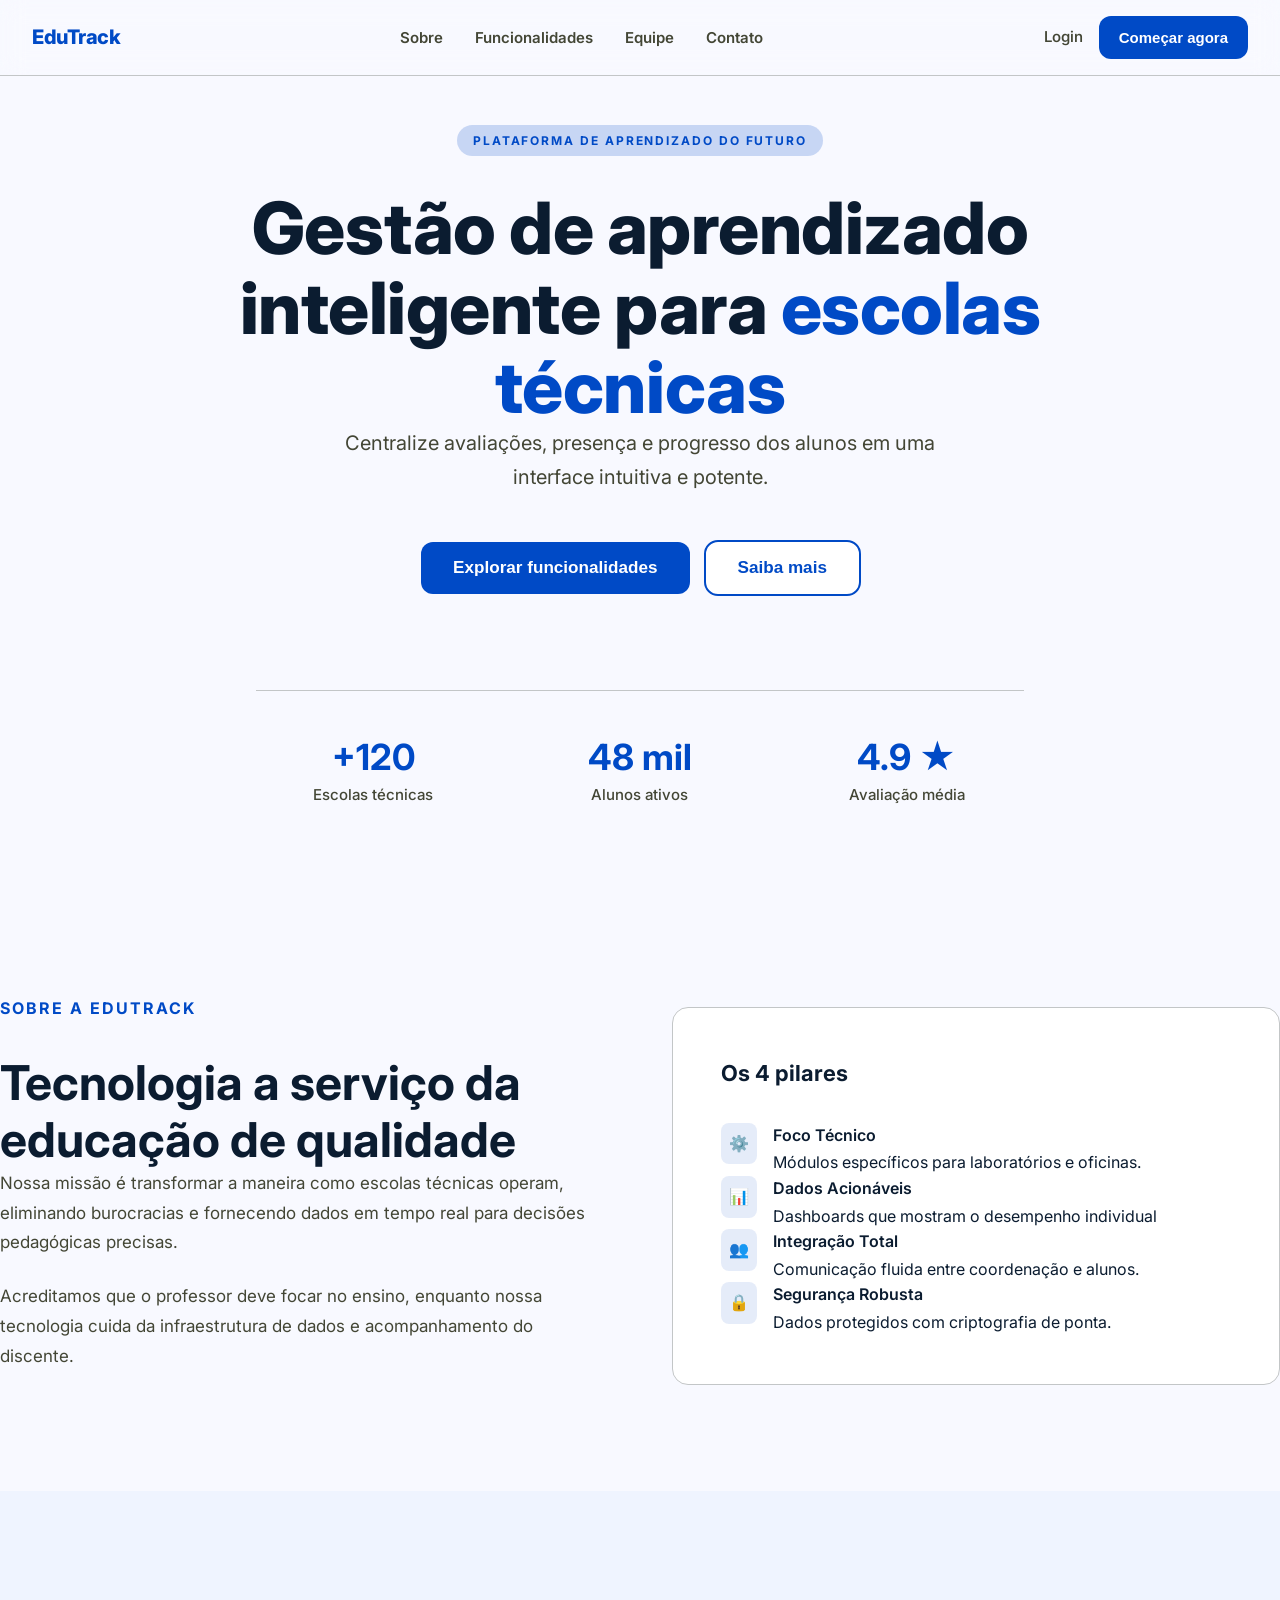
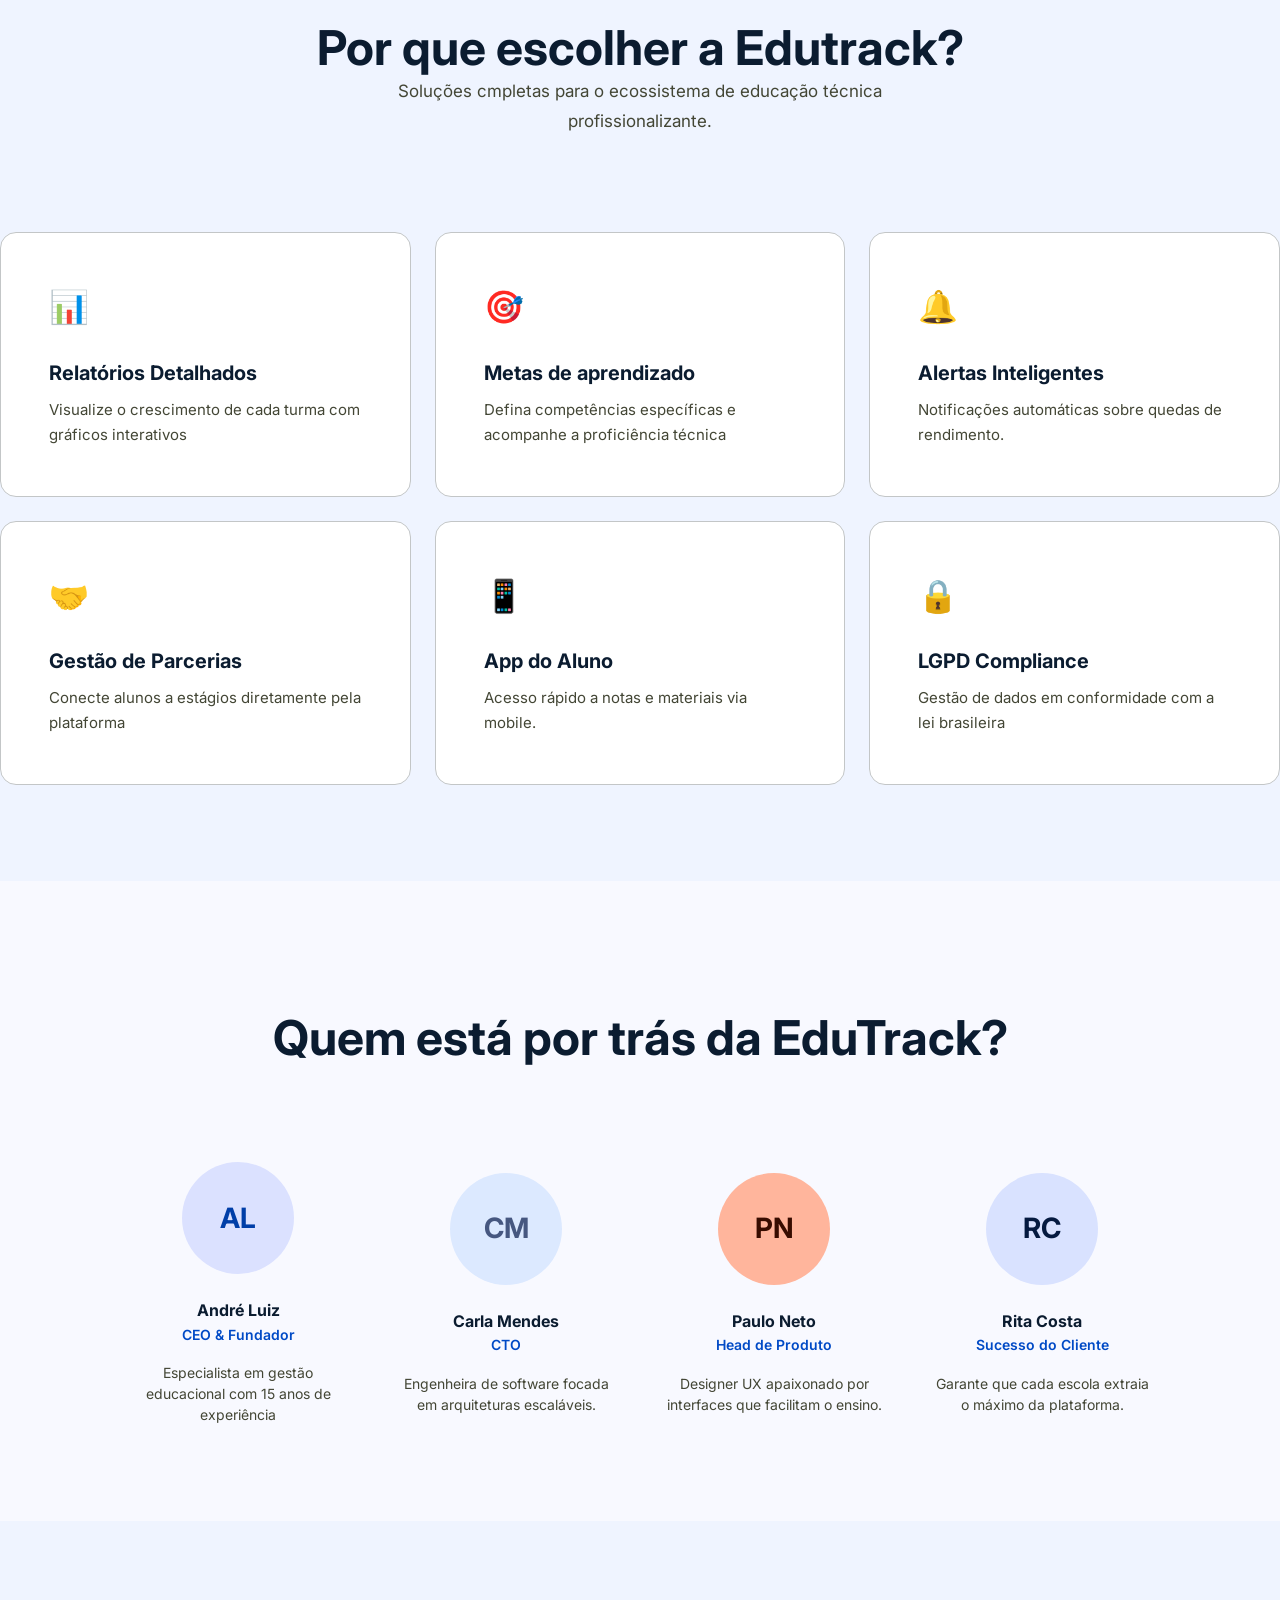
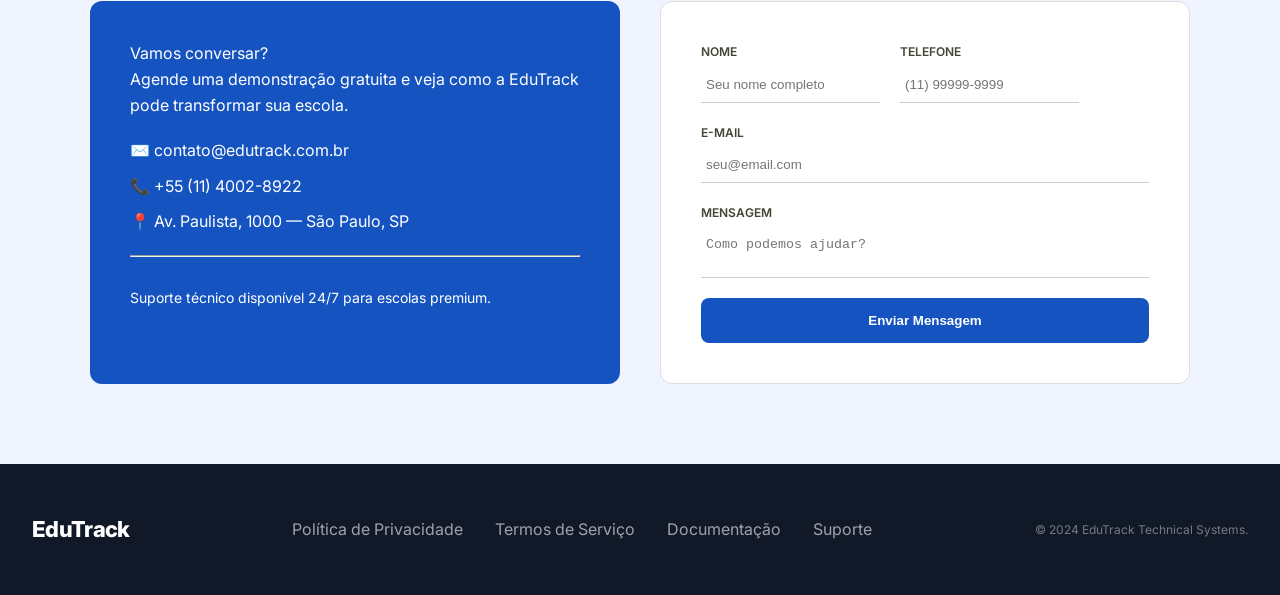
<file: aula04-landingPage/index.html>
<!DOCTYPE html>
<html lang="pt-br">

<head>
    <meta charset="UTF-8">
    <meta name="viewport" content="width=device-width, initial-scale=1.0">
    <link rel="preconnect" href="https://fonts.googleapis.com">
    <link rel="preconnect" href="https://fonts.gstatic.com" crossorigin>
    <link
        href="https://fonts.googleapis.com/css2?family=Inter:ital,opsz,wght@0,14..32,100..900;1,14..32,100..900&display=swap"
        rel="stylesheet">
    <link rel="stylesheet" href="style.css">
    <title>Landing Page EduTrack</title>
</head>

<body>

    <header class="navbar">
        <nav class="navbar-inner">
            <a href="#" class="navbar-logo">EduTrack</a>
            <ul class="navbar-links">
                <li><a href="#sobre">Sobre</a></li>
                <li><a href="#funcionalidades">Funcionalidades</a></li>
                <li><a href="#equipe">Equipe</a></li>
                <li><a href="#contato">Contato</a></li>
            </ul>

            <div class="navbar-botoes">
                <a href="#login" class="navbar-login-link">Login</a>
                <button class="navbar-button">Começar agora</button>
            </div>

        </nav>

    </header>

    <main>

        <section class="hero">
            <span class="hero-label">Plataforma de aprendizado do futuro
            </span>
            <h1 class="hero-titulo">
                Gestão de aprendizado inteligente para <span>escolas técnicas</span>
            </h1>
            <p class="hero-subtitulo">Centralize avaliações, presença e progresso dos alunos em uma interface intuitiva
                e potente.</p>

            <div class="hero-botoes">
                <button class="btn-funcionalidades">Explorar funcionalidades</button>
                <button class="btn-saiba-mais">Saiba mais</button>
            </div>

            <div class="hero-estatisticas">
                <!-- Primeiro item -->
                <div class="hero-estatisticas-item">
                    <span class="dados-numeros">+120</span>
                    <span class="dados-descricao">Escolas técnicas</span>
                </div>
                <!-- Segundo item -->
                <div class="hero-estatisticas-item">
                    <span class="dados-numeros">48 mil</span>
                    <span class="dados-descricao">Alunos ativos</span>
                </div>
                <!-- Terceiro item -->
                <div class="hero-estatisticas-item">
                    <span class="dados-numeros">4.9 ★</span>
                    <span class="dados-descricao">Avaliação média</span>
                </div>
            </div>

        </section>

        <section class="sobre">
            <div class="container">
                <div class="sobre-texto">
                    <!-- Início Primeira Coluna -->
                    <span>Sobre a EduTrack
                    </span>
                    <h2 class="sobre-titulo">Tecnologia a serviço da educação de qualidade</h2>
                    <p class="sobre-paragrafo">Nossa missão é transformar a maneira como escolas técnicas operam,
                        eliminando burocracias e fornecendo dados em tempo real para decisões pedagógicas precisas.</p>
                    <p class="sobre-paragrafo">Acreditamos que o professor deve focar no ensino, enquanto nossa
                        tecnologia cuida da infraestrutura de dados e acompanhamento do discente.</p>

                </div> <!--  Final Primeira Coluna -->
                <!-- Início segunda coluna -> Coluna dos pilares -->
                <div class="sobre-pilares">
                    <h3 class="sobre-pilares-titulo">
                        Os 4 pilares
                    </h3>
                    <ul class="pilar-lista">
                        <li class="pilar">
                            <div class="pilar-icone">⚙️</div>
                            <div>
                                <strong class="pilar-titulo">Foco Técnico</strong>
                                <span class="pilar-descricao">Módulos específicos para laboratórios e oficinas.</span>
                            </div>
                        </li>

                        <li class="pilar">
                            <div class="pilar-icone">📊</div>
                            <div>
                                <strong class="pilar-titulo">Dados Acionáveis</strong>
                                <span class="pilar-descricao">Dashboards que mostram o desempenho individual</span>
                            </div>
                        </li>

                        <li class="pilar">
                            <div class="pilar-icone">👥</div>
                            <div>
                                <strong class="pilar-titulo">
                                    Integração Total</strong>
                                <span class="pilar-descricao">Comunicação fluida entre coordenação e alunos.</span>
                            </div>
                        </li>

                        <li class="pilar">
                            <div class="pilar-icone">🔒</div>
                            <div>
                                <strong class="pilar-titulo">Segurança Robusta</strong>
                                <span class="pilar-descricao">Dados protegidos com criptografia de ponta.</span>
                            </div>
                        </li>
                    </ul>
                </div>
            </div>
        </section>

        <section class="solucoes">
            <div class="container">
                <header class="solucoes-header">
                    <h2>Por que escolher a Edutrack?</h2>
                    <p class="solucoes-descricao">Soluções cmpletas para o ecossistema de educação técnica
                        profissionalizante.</p>
                </header>

                <div class="cards-grid">


                    <div class="card">
                        <div class="card-icone">📊</div>
                        <div class="card-titulo">Relatórios Detalhados</div>
                        <p class="card-descricao">Visualize o crescimento de cada turma com gráficos interativos</p>
                    </div>



                    <div class="card">
                        <div class="card-icone">🎯</div>
                        <div class="card-titulo">Metas de aprendizado</div>
                        <p class="card-descricao">Defina competências específicas e acompanhe a proficiência técnica</p>
                    </div>


                    <div class="card">
                        <div class="card-icone">🔔</div>
                        <div class="card-titulo">Alertas Inteligentes</div>
                        <p class="card-descricao">Notificações automáticas sobre quedas de rendimento.</p>
                    </div>


                    <div class="card">
                        <div class="card-icone">🤝</div>
                        <div class="card-titulo">Gestão de Parcerias</div>
                        <p class="card-descricao">Conecte alunos a estágios diretamente pela plataforma</p>
                    </div>


                    <div class="card">
                        <div class="card-icone">📱</div>
                        <div class="card-titulo">App do Aluno</div>
                        <p class="card-descricao">Acesso rápido a notas e materiais via mobile.</p>
                    </div>

                    <div class="card">
                        <div class="card-icone">🔒</div>
                        <div class="card-titulo">LGPD Compliance</div>
                        <p class="card-descricao">Gestão de dados em conformidade com a lei brasileira</p>
                    </div>


                </div>

            </div>
        </section>

        <section class="equipe">

            <div class="container-equipe">
                <h2>Quem está por trás da EduTrack?</h2>

                <div class="dados-equipe">

                    <div class="membro-equipe">

                        <div class="avatar" style="background-color: #dbe1ff; color: #003ea8;">AL</div>
                        <h4>André Luiz</h4>
                        <span class="membro-cargo">CEO & Fundador</span>
                        <p class="membro-descricao">Especialista em gestão educacional com 15 anos de experiência</p>


                    </div>
                    <div class="membro-equipe">

                        <div class="avatar" style="background-color: #dce9ff; color: #465780;">CM</div>
                        <h4>Carla Mendes</h4>
                        <span class="membro-cargo">CTO</span>
                        <p class="membro-descricao">Engenheira de software focada em arquiteturas escaláveis.</p>
                    </div>


                    <div class="membro-equipe">

                        <div class="avatar" style="background-color: #ffb59c;color:#380c00 ;">PN</div>
                        <h4>Paulo Neto</h4>
                        <span class="membro-cargo">Head de Produto</span>
                        <p class="membro-descricao">Designer UX apaixonado por interfaces que facilitam o ensino.</p>
                    </div>


                    <div class="membro-equipe">

                        <div class="avatar" style="background-color: #d9e2ff;color: #051a40">RC</div>
                        <h4>Rita Costa</h4>
                        <span class="membro-cargo">Sucesso do Cliente</span>
                        <p class="membro-descricao">Garante que cada escola extraia o máximo da plataforma.</p>
                    </div>


                </div>

            </div>

        </section>

        <section class="contato" id="contato">
            <div class="contato__container">

                <!-- LADO ESQUERDO (INFO) -->
                <div class="contato__info">
                    <h2">Vamos conversar?</h2>

                        <p>
                            Agende uma demonstração gratuita e veja como a EduTrack
                            pode transformar sua escola.
                        </p>

                        <ul class="contato__lista">
                            <li>✉️ contato@edutrack.com.br</li>
                            <li>📞 +55 (11) 4002-8922</li>
                            <li>📍 Av. Paulista, 1000 — São Paulo, SP</li>
                        </ul>

                        <hr>

                        <p class="contato__rodape">
                            Suporte técnico disponível 24/7 para escolas premium.
                        </p>
                </div>

                <!-- LADO DIREITO (FORMULÁRIO) -->
                <div class="contato__form">
                    <form>

                        <div class="form__linha">
                            <div class="form__campo">
                                <label for="nome">Nome</label>
                                <input type="text" id="nome" placeholder="Seu nome completo" required>
                            </div>

                            <div class="form__campo">
                                <label for="telefone">Telefone</label>
                                <input type="tel" id="telefone" placeholder="(11) 99999-9999" required>
                            </div>
                        </div>

                        <div class="form__campo">
                            <label for="email">E-mail</label>
                            <input type="email" id="email" placeholder="seu@email.com" required>
                        </div>

                        <div class="form__campo">
                            <label for="mensagem">Mensagem</label>
                            <textarea id="mensagem" placeholder="Como podemos ajudar?" required></textarea>
                        </div>

                        <button type="submit" class="btn-enviar">
                            Enviar Mensagem
                        </button>

                    </form>
                </div>

            </div>
        </section>
    </main>

    <footer class="footer">
        <div class="footer-inner">
            <span class="logo-footer">EduTrack</span>
            <nav class="nav-footer">
                <a href="#">Política de Privacidade</a>
                <a href="#">Termos de Serviço</a>
                <a href="#">Documentação</a>
                <a href="#">Suporte</a>
            </nav>
            <span class="footer-copy">© 2024 EduTrack Technical Systems.</span>
        </div>
    </footer>

</body>

</html>
</file>
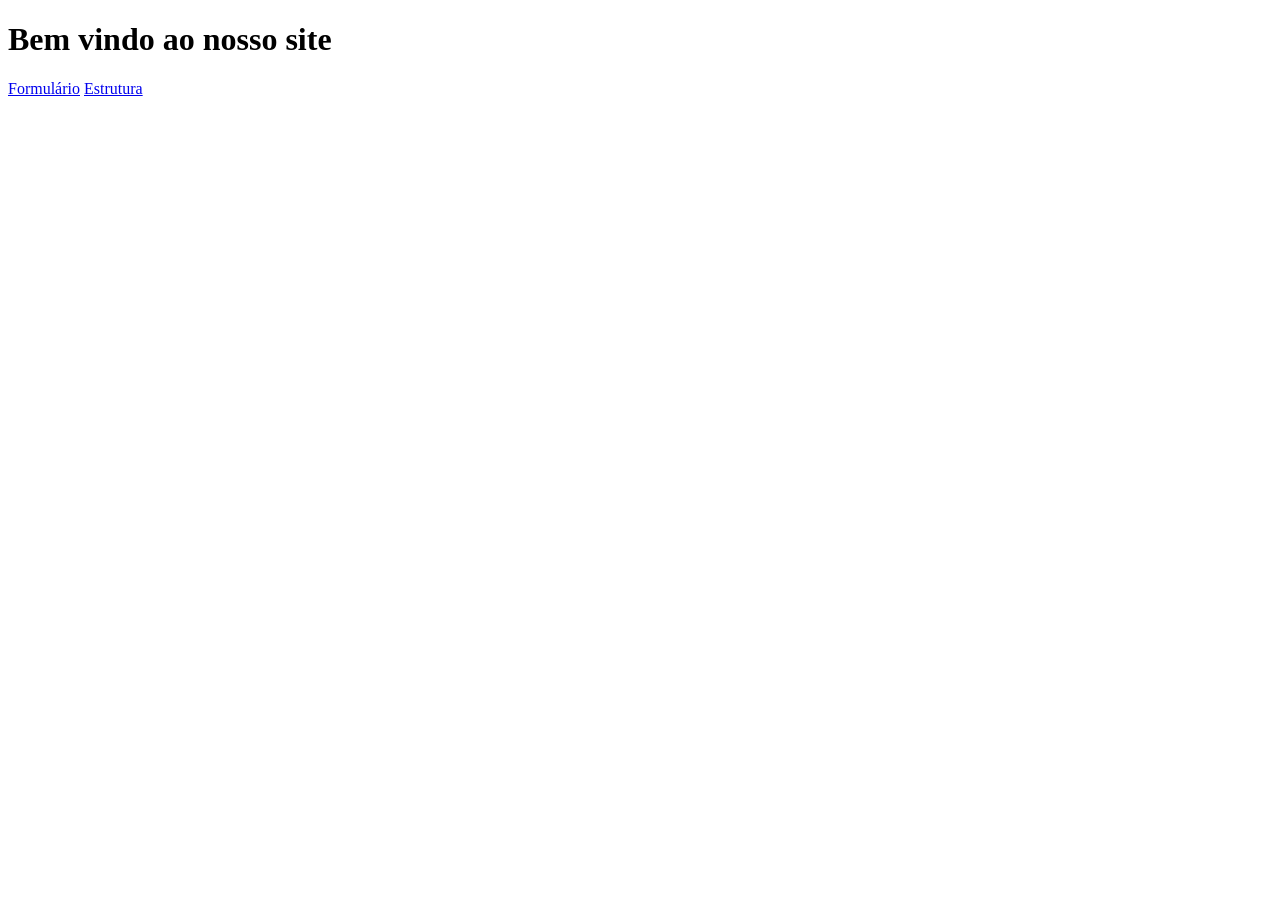
<file: HTML- aula1/index.html>
<!DOCTYPE html>
<html lang="pt-br">

<head>
    <meta charset="UTF-8">
    <meta name="viewport" content="width=device-width, initial-scale=1.0">
    <title>Document</title>
</head>

<body>

    <h1>Bem vindo ao nosso site</h1>
    <a href="./form.html">Formulário</a>
    <a href="./estrutura.html">Estrutura</a>

</body>

</html>
</file>
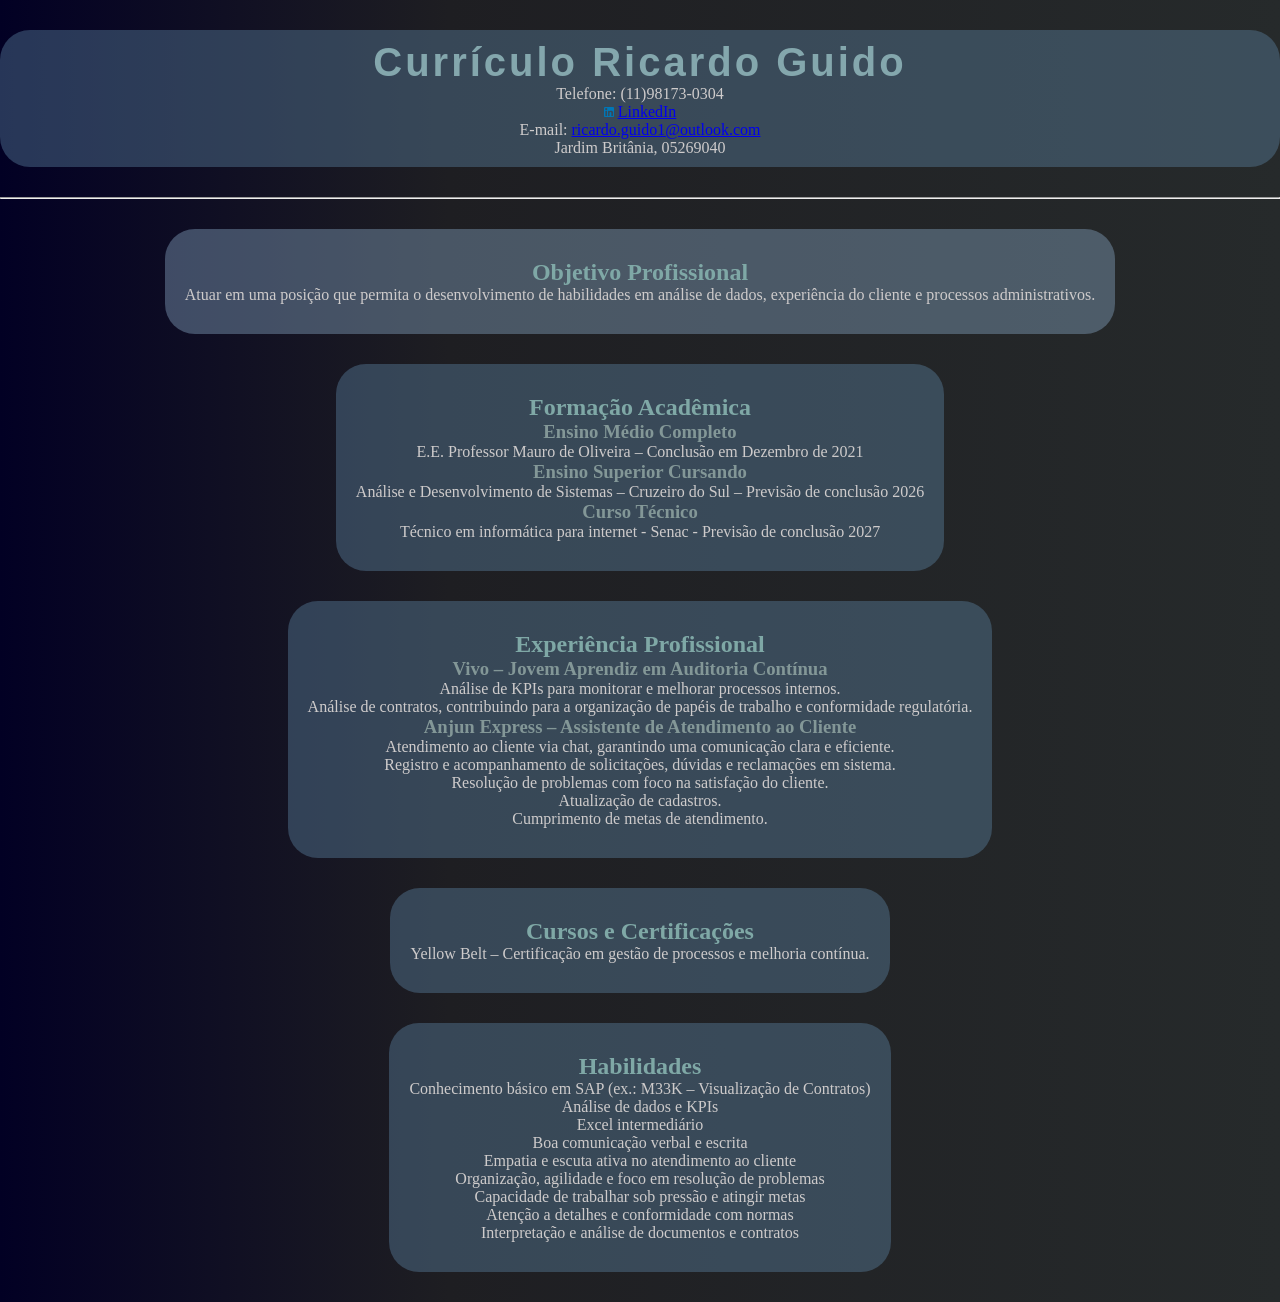
<file: curriculo.html>
<!DOCTYPE html>
<html lang="pt-br">

<head>
    <meta charset="UTF-8">
    <meta name="viewport" content="width=device-width, initial-scale=1.0">
    <title>Currículo</title>
    <link rel="icon" href="Imagem/letraRR.png">

    <!-- padding: 150px 80px 150px 80px; = forma extensa referente ao padding, esquerda, topo, direita, baixo da página  ou apenas dois valores, sendo*/
            /* padding-left: 200px;
            padding-right: 200px;
            padding-bottom: 200px;
            padding-top: 200px;
            
            mexe na localização dos elementos da página 
            
            margin de fora para dentro serve para espaçamentos também
            
            width fit content se adapta ao tamanho do conteúdo
            
            para card (arredondar bordas) border-radius e mexe com o px -->
    <style>
        /* "Reset universal: Recomendado para todos os projetos"*/
        * {
            margin: 0;
            padding: 0;
            box-sizing: border-box;
        }

        body {
            background: #020024;
            background: linear-gradient(90deg, rgba(2, 0, 36, 1) 0%, rgb(30, 30, 34) 35%, rgb(38, 42, 43) 100%);
            ;
            color: rgb(206, 203, 203);
            display: flexbox;
            text-align: center;
            margin: auto;

        }

        h1 {
            color: rgb(132, 167, 173);
            font-size: 40px;
            font-family: Impact, Haettenschweiler, 'Arial Narrow Bold', sans-serif;
            letter-spacing: 3px;
            font-weight: 700;
            text-transform: capitalize;
        }

        h3 {
            color: rgb(131, 151, 151);

        }

        h2 {
            color: rgb(127, 168, 166);
        }

        ul {
            list-style: none;
        }

        .objetivo {
            background-color: rgba(134, 164, 194, 0.418);
            border-radius: 30px 30px;
            width: fit-content;
            padding: 30px 20px;
            display: flexbox;
            text-align: center;
            margin: 30px auto;
        }

        .formacao {
            background-color: rgba(92, 128, 161, 0.418);
            border-radius: 30px 30px;
            width: fit-content;
            padding: 30px 20px;
            display: flexbox;
            text-align: center;
            margin: 30px auto;
        }

        .prof {
            background-color: rgba(92, 128, 161, 0.418);
            border-radius: 30px 30px;
            width: fit-content;
            padding: 30px 20px;
            display: flexbox;
            text-align: center;
            margin: 30px auto;
        }

        .curso {
            background-color: rgba(92, 128, 161, 0.418);
            border-radius: 30px 30px;
            width: fit-content;
            padding: 30px 20px;
            display: flexbox;
            text-align: center;
            margin: 30px auto;
        }

        .cabeca {
            background-color: rgba(92, 128, 161, 0.418);
            border-radius: 30px 30px;
            padding: 10px 20px;
            margin: 30px;
            display: flexbox;
            text-align: center;
            margin: 30px auto;
        }

        .habilidade {
            background-color: rgba(92, 128, 161, 0.418);
            border-radius: 30px 30px;
            width: fit-content;
            padding: 30px 20px;
            display: flexbox;
            text-align: center;
            margin: 30px auto;
        }
    </style>
</head>

<body>

    <header class="cabeca">
        <h1>Currículo Ricardo Guido</h1>
        <p>Telefone: (11)98173-0304</p>
        <img src="Imagem/linkedinnn.png" width="10" alt="imagem">
        <a href="https://www.linkedin.com/in/ricardo-guido-do-nascimento-8b91b1277/">LinkedIn</a>
        <br>
        <p>E-mail: <a href="ricardo.guido1@outlook.com">ricardo.guido1@outlook.com</a></p>
        <p>Jardim Britânia, 05269040</p>
    </header>
    <hr>

    <main>


        </section>

        <section class="objetivo">
            <h2>Objetivo Profissional</h2>
            <p>
                Atuar em uma posição que permita o desenvolvimento de habilidades em análise de dados,
                experiência do cliente e processos administrativos.
            </p>
        </section>

        <section class="formacao">
            <h2>Formação Acadêmica</h2>

            <h3>Ensino Médio Completo</h3>
            <p>E.E. Professor Mauro de Oliveira – Conclusão em Dezembro de 2021</p>

            <h3>Ensino Superior Cursando</h3>
            <p>Análise e Desenvolvimento de Sistemas – Cruzeiro do Sul – Previsão de conclusão 2026</p>

            <h3>Curso Técnico</h3>
            <p>Técnico em informática para internet - Senac - Previsão de conclusão 2027</p>
        </section>

        <section class="prof">
            <h2>Experiência Profissional</h2>

            <article>
                <h3>Vivo – Jovem Aprendiz em Auditoria Contínua</h3>
                <ul>
                    <li>Análise de KPIs para monitorar e melhorar processos internos.</li>
                    <li>Análise de contratos, contribuindo para a organização de papéis de trabalho e conformidade
                        regulatória.</li>
                </ul>
            </article>

            <article>
                <h3>Anjun Express – Assistente de Atendimento ao Cliente</h3>
                <ul>
                    <li>Atendimento ao cliente via chat, garantindo uma comunicação clara e eficiente.</li>
                    <li>Registro e acompanhamento de solicitações, dúvidas e reclamações em sistema.</li>
                    <li>Resolução de problemas com foco na satisfação do cliente.</li>
                    <li>Atualização de cadastros.</li>
                    <li>Cumprimento de metas de atendimento.</li>
                </ul>
            </article>

        </section>

        <section class="curso">
            <h2>Cursos e Certificações</h2>
            <ul>
                <li>Yellow Belt – Certificação em gestão de processos e melhoria contínua.</li>
            </ul>
        </section>

        <section class="habilidade">
            <h2>Habilidades</h2>
            <ul>
                <li>Conhecimento básico em SAP (ex.: M33K – Visualização de Contratos)</li>
                <li>Análise de dados e KPIs</li>
                <li>Excel intermediário</li>
                <li>Boa comunicação verbal e escrita</li>
                <li>Empatia e escuta ativa no atendimento ao cliente</li>
                <li>Organização, agilidade e foco em resolução de problemas</li>
                <li>Capacidade de trabalhar sob pressão e atingir metas</li>
                <li>Atenção a detalhes e conformidade com normas</li>
                <li>Interpretação e análise de documentos e contratos</li>
            </ul>
        </section>

    </main>

</body>

</html>
</file>
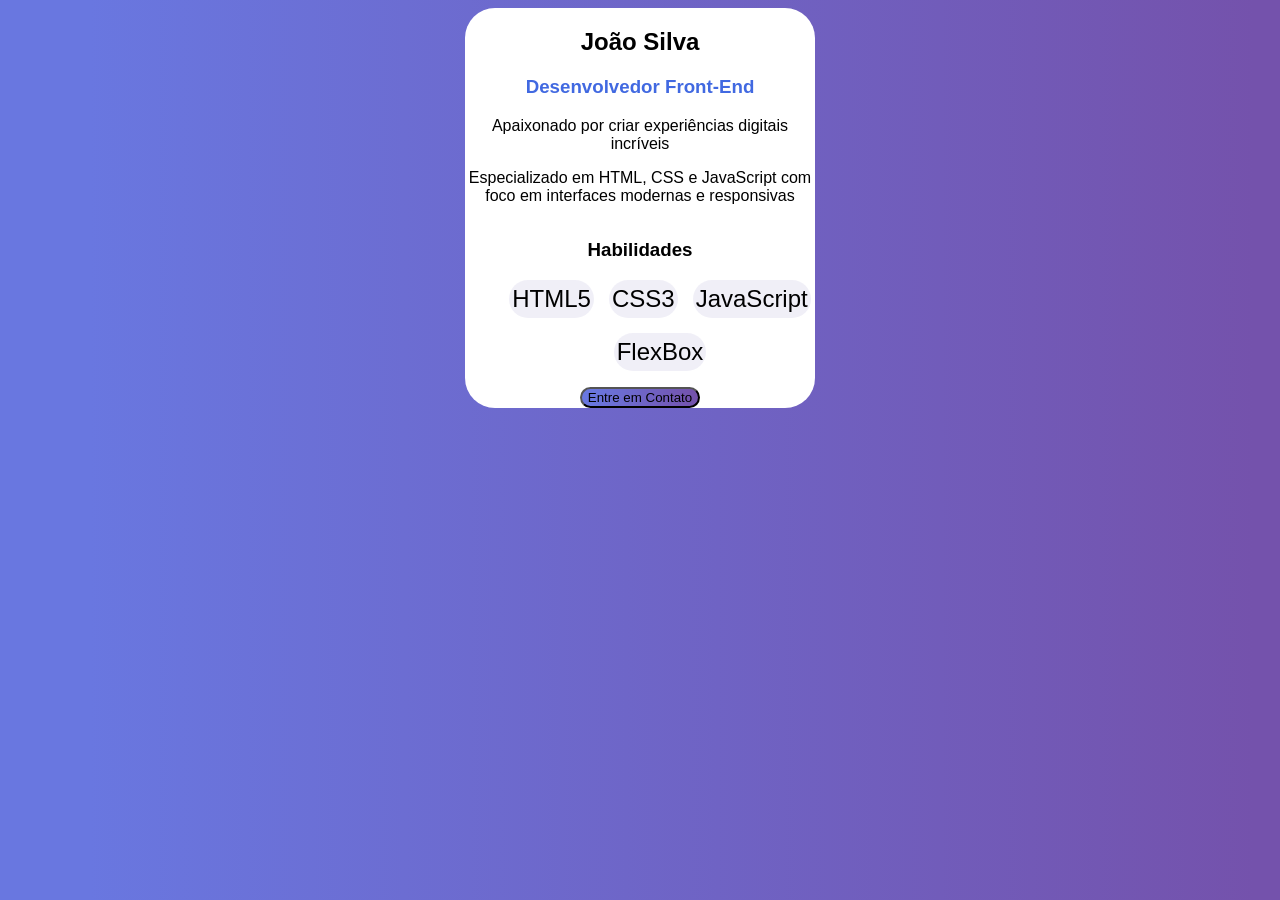
<file: aula03/atividadecard.html>
<!DOCTYPE html>
<html lang="pt-br">

<head>
    <meta charset="UTF-8">
    <meta name="viewport" content="width=device-width, initial-scale=1.0">
    <title>card</title>
    <style>
        body {
            background: #6977E0;
            background: linear-gradient(90deg, rgba(105, 119, 224, 1) 7%, rgba(116, 82, 172, 1) 98%);

        }

        .card {
            background-color: rgb(255, 255, 255);
            margin: auto;
            display: grid;
            justify-content: center;
            align-items: center;
            text-align: center;
            box-sizing: content-box;
            width: 350px;
            box-shadow: inset;

            border-radius: 30px;
            font-family: Arial, Helvetica, sans-serif;

        }

        .linguagem {

            display: flex;
            flex-wrap: wrap;
            justify-content: center;
            gap: 15px;
        }

        li {
            list-style: none;
            font-size: 1.5rem;
            border-radius: 60px;
            background-color: #6553a618;
            padding: 5px 3px;

        }

        .contato {
            background: #6977E0;
            background: linear-gradient(90deg, rgba(105, 119, 224, 1) 7%, rgba(116, 82, 172, 1) 98%);
            border-radius: 100px 100px;
            width: fit-content;
            margin: auto;

            text-align: center;
            justify-content: center;



        }

        .desenvolvedor {
            color: royalblue;
        }
    </style>
</head>

<body>



    <section class="card">
        <div>
            <h1>João Silva</h1>
            <h3 class="desenvolvedor">Desenvolvedor Front-End</h3>
            <p>Apaixonado por criar experiências digitais incríveis</p>
            <p>
                Especializado em HTML, CSS e JavaScript com foco em interfaces modernas e responsivas
            </p>
        </div>

        <div>
            <h3 id="hab">Habilidades</h3>
            <ul class=" linguagem">
                <li>HTML5</li>
                <li>CSS3</li>
                <li> JavaScript</li>
                <li>FlexBox</li>
            </ul>
        </div>

        <div>
            <button class="contato">Entre em Contato</button>
        </div>
    </section>
</body>

</html>
</file>
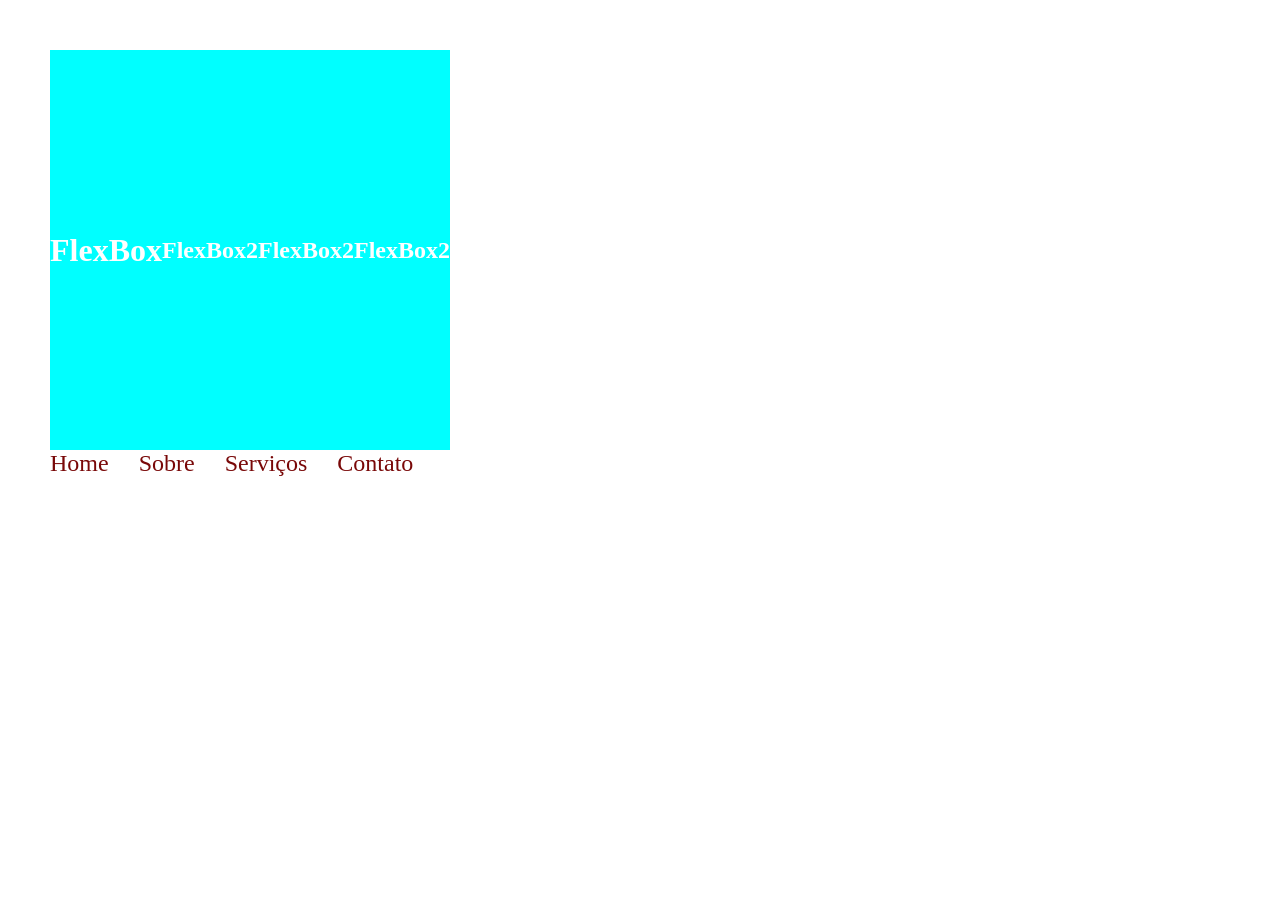
<file: aula03/flexbox.html>
<!DOCTYPE html>
<html lang="pt-br">

<head>
    <meta charset="UTF-8">
    <meta name="viewport" content="width=device-width, initial-scale=1.0">
    <title>Flex Box</title>

    <style>
        * {
            margin: 0;
            padding: 0;
            box-sizing: border-box;
        }

        body {
            padding: 50px 50px;

        }

        /* class: . + nome da classe*/

        .box1 {
            background-color: aqua;
            width: 400px;
            height: 400px;
            display: flex;
            justify-content: space-evenly;
            align-items: center;
            /* flex um do lado do outro e colum um embaixo do outro*/
            flex-direction: flex;
        }

        /* para id é #*/

        #titulo-principal {
            color: #FFFFFF
        }

        ul {
            display: flex;
            gap: 30px;
        }

        ul li {
            list-style: none;
            font-size: 1.5rem;
        }

        a {
            color: rgb(121, 8, 8);
            font-family: fantasy;
            text-decoration: none;
        }

        /* :hover - Seletor para quando o mouse estiver sobre o elemento */
        a:hover {
            color: fuchsia;
            text-decoration: underline;
            font-weight: 700;

        }
    </style>
</head>

<body>

    <div class="box1">
        <h1 id="titulo-principal">FlexBox</h1>
        <h2 id="titulo-principal">FlexBox2</h2>
        <h2 id="titulo-principal">FlexBox2</h2>
        <h2 id="titulo-principal">FlexBox2</h2>
        <h2 id="titulo-principal">FlexBox2</h2>
    </div>
    <nav>
        <ul>
            <li> <a href="#">Home</a></li>
            <li><a href="#">Sobre</a></li>
            <li><a href="#">Serviços</a></li>
            <li><a href="#">Contato</a></li>
        </ul>
    </nav>

</body>

</html>
</file>
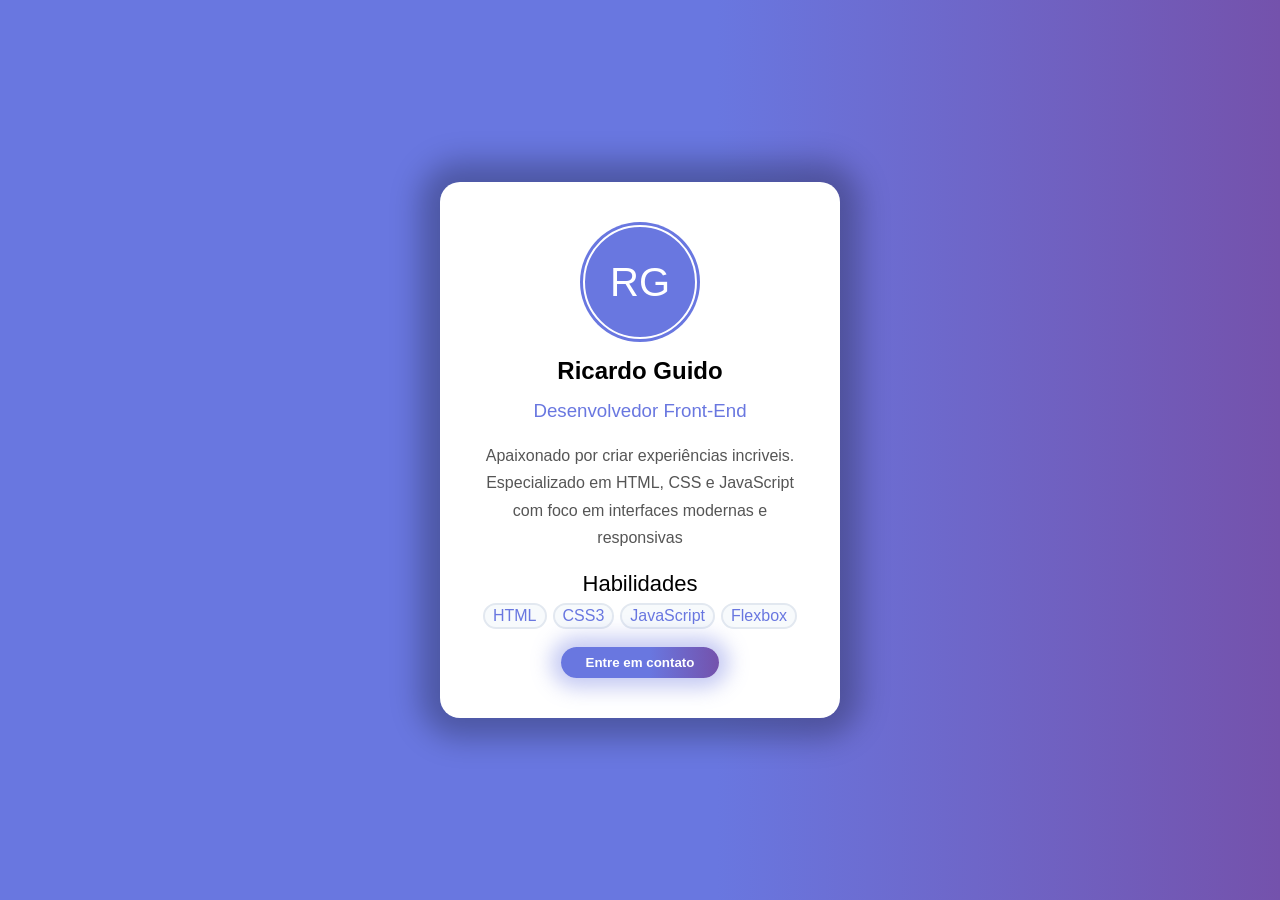
<file: aula03/flexcardreal.html>
<!DOCTYPE html>
<html lang="pt-br">

<head>
    <meta charset="UTF-8">
    <meta name="viewport" content="width=device-width, initial-scale=1.0">
    <title>Document</title>
    <link rel="stylesheet" href="./style/style.css">
</head>

<body>
    <main>
        <header>
            <span class="perfil">
                <h1>RG</h1>
            </span>
            <h2>Ricardo Guido</h2>
            <h3>Desenvolvedor Front-End</h3>
        </header>
        <article>
            <p>Apaixonado por criar experiências incriveis. Especializado em HTML, CSS e JavaScript com foco em
                interfaces
                modernas e responsivas</p>
        </article>
        <article>
            <h4>Habilidades</h4>
            <ul>
                <li>HTML</li>
                <li>CSS3</li>
                <li>JavaScript</li>
                <li>Flexbox</li>
            </ul>
        </article>

        <button>Entre em contato</button>

    </main>

</body>

</html>
</file>
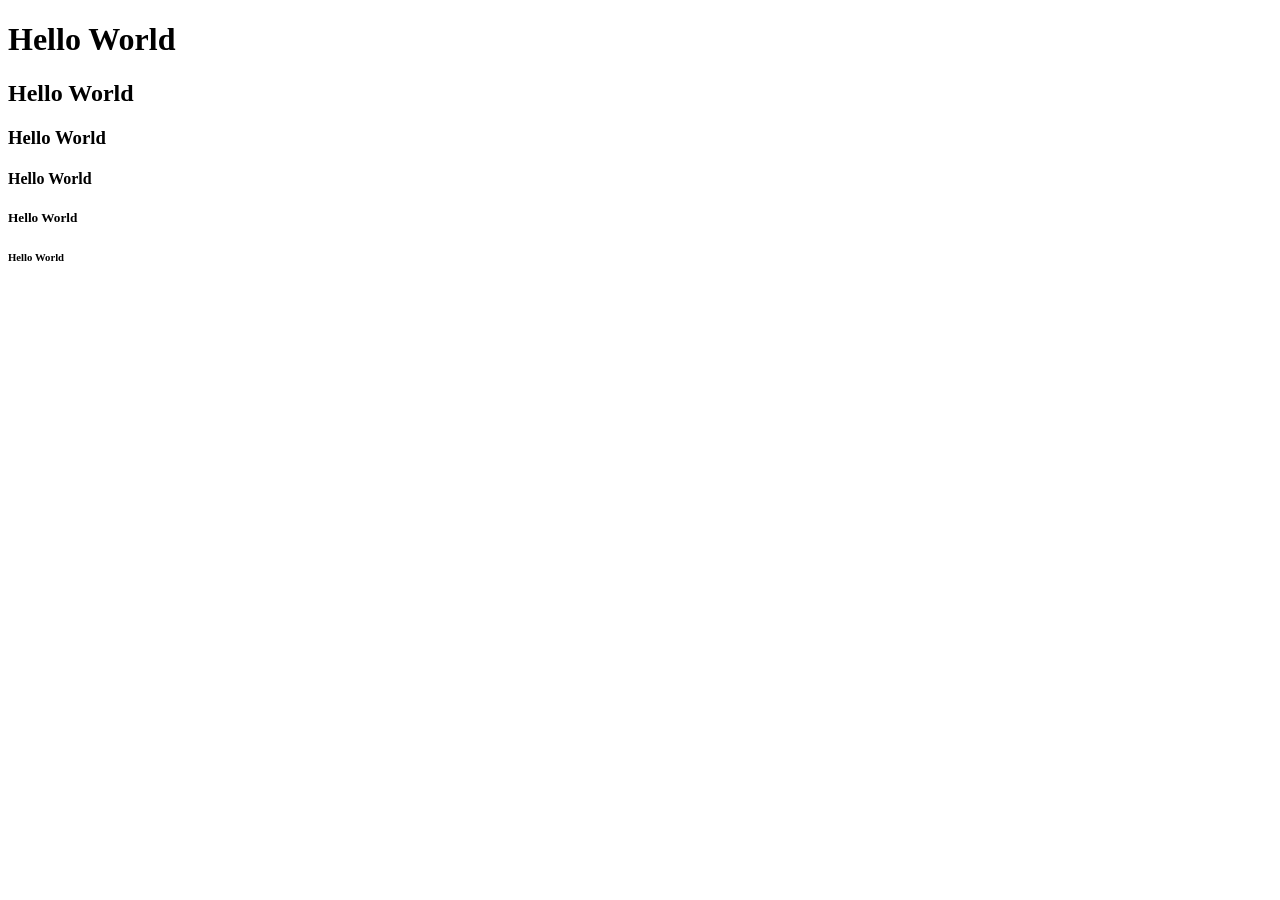
<file: HTML- aula1/estrutura2.html>
<!DOCTYPE html>
<html lang="pt-br">

<head>
    <meta charset="UTF-8">
    <meta name="viewport" content="width=device-width, initial-scale=1.0">
    <title>Aula01 - HTML semântico</title>
</head>

<body>
    <header>
        <!--Cabeçalho, logotipo, nome do site, slogan-->
    </header>

    <nav>
        <!--Menu de navegação principal-->
    </nav>
    <!--Conteúdo principal e único da página (tag main)-->
    <main>
        <section>
            <!--Criar seções na página-->
        </section>

        <article>
            <!--Conteúdo independente: posts, notícias, cards de produtos, propaganda-->
        </article>

        <aside>
            <!--Conteúdo relacionado porém secundário: dica, banner, links relacionados-->
        </aside>
    </main>

    <footer>
        <!--Rodapé da página: Copyright, redes sociais, links-->
    </footer>


    <!--Apenas um H por página-->

    <h1>Hello World</h1>
    <h2>Hello World</h2>
    <h3>Hello World</h3>
    <h4>Hello World</h4>
    <h5>Hello World</h5>
    <h6>Hello World</h6>
</body>

</html>
</file>
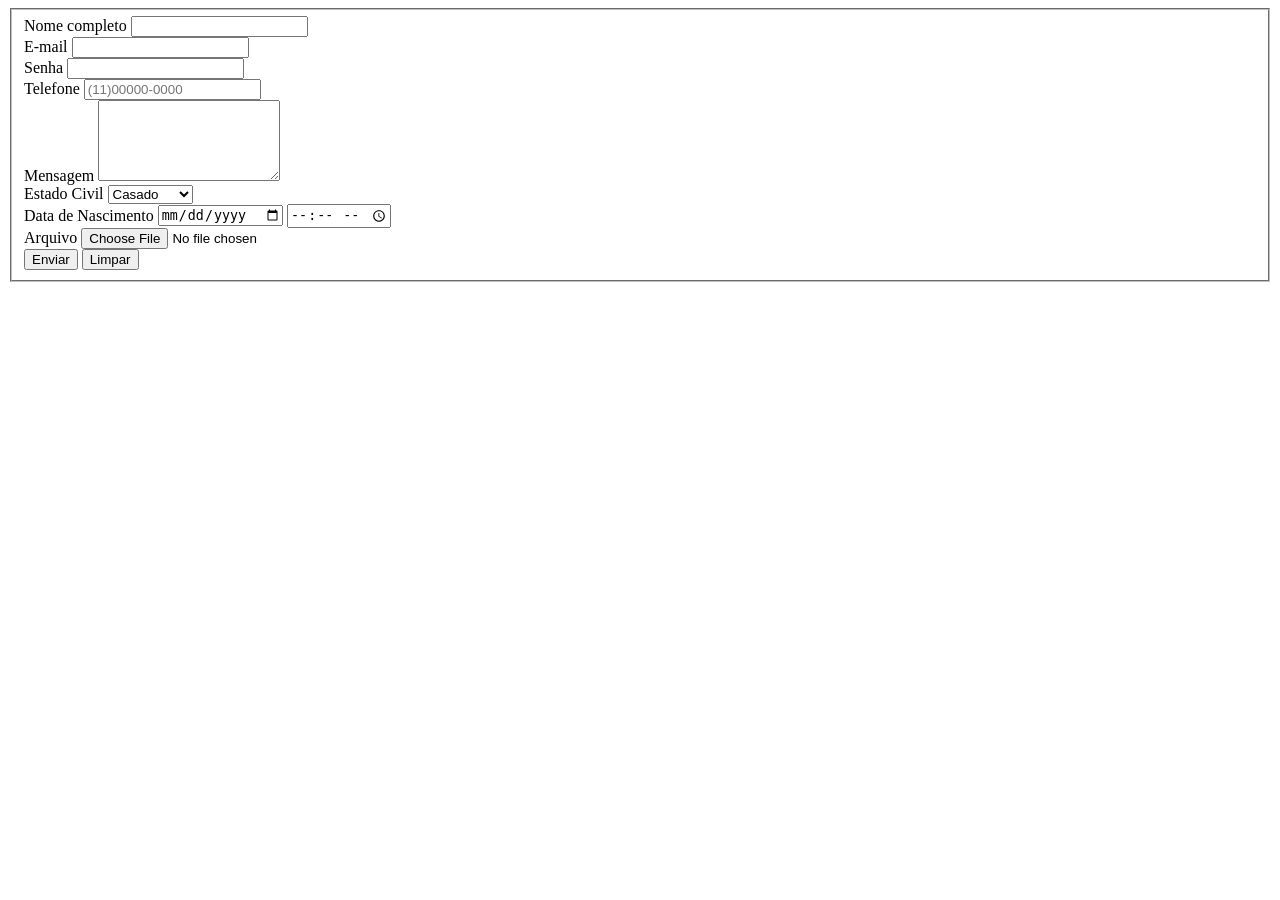
<file: HTML- aula1/form.html>
<!DOCTYPE html>
<html lang="pt-br">

<head>
    <meta charset="UTF-8">
    <meta name="viewport" content="width=device-width, initial-scale=1.0">
    <title>Document</title>
</head>

<body>
    <form>
        <fieldset>

            <div>
                <label for="nomeCompleto">Nome completo</label>
                <input required type="text" name="nomeCompleto" id="nomeCompleto">
                <!--Padrão de nomenclatura> nomeCompleto -> camelCase-->
                <!--Padrão de Nomenclatura: NomeComplet -> PascalCase-->
            </div>

            <div>

                <label for="email">E-mail</label>
                <input required type="email" name="email" id="email">
            </div>

            <div>
                <label for="senha">Senha</label>
                <input required type="password" name="senha" id="senha">
            </div>

            <div>
                <label for="telefone">Telefone</label>
                <input required type="tel" maxlength="9" name="telefone" id="telefone" placeholder="(11)00000-0000">
            </div>

            <div>
                <label for="mensagem">Mensagem</label>
                <textarea name="mensagem" rows="5" id="mensagem"></textarea>
            </div>
            <div>

                <label for="estadoCivil">Estado Civil</label>
                <select name="estadoCivil" id="estadoCivil">
                    <option value="casado">Casado</option>
                    <option value="solteiro">Solteiro</option>
                    <option value="viuvo">Viúvo</option>
                    <option value="divorciado">Divorciado</option>
                </select>
            </div>

            <div>
                <label for="dataNascimento">Data de Nascimento</label>
                <input type="date" name="dataNascimento" id="dataNascimento">
                <input type="time" name="dataNascimento" id="dataNascimento">

            </div>

            <div>
                <label for="arquivo">Arquivo</label>
                <input type="file" name="arquivo" id="arquivo">
            </div>

            <button type="submit">Enviar </button>
            <button type="reset">Limpar</button>



        </fieldset>

    </form>

</body>

</html>
</file>
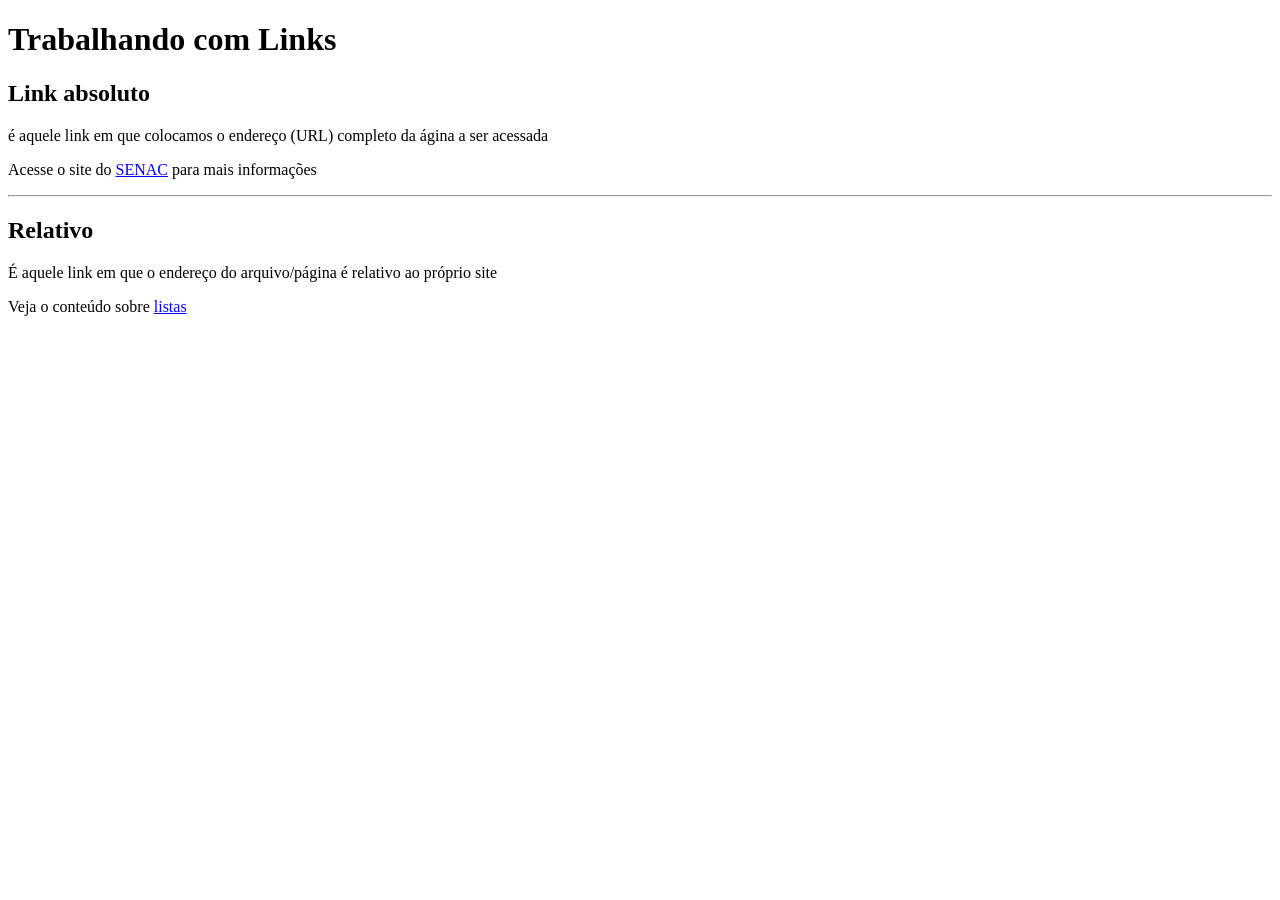
<file: HTML- aula1/links.html>
<!DOCTYPE html>
<html lange="pt-br">
    <head>
        <meta charset="utf-8">
        <title>Links</title>
    </head>
    <body>
        <h1>Trabalhando com Links</h1>
        <h2>Link absoluto</h2>
        <p>é aquele link em que colocamos o endereço (URL) completo da ágina a ser acessada</p>
        <p>Acesse o site do <a href="https://www.sp.senac.br/" target="_blank">SENAC</a> para mais informações</p>
        <hr>
        <h2>Relativo</h2>
        <p>É aquele link em que o endereço do arquivo/página é relativo ao próprio site</p>
        <p>Veja o conteúdo sobre <a href="lista.html">listas</a></p>
    </body>



</html>
</file>
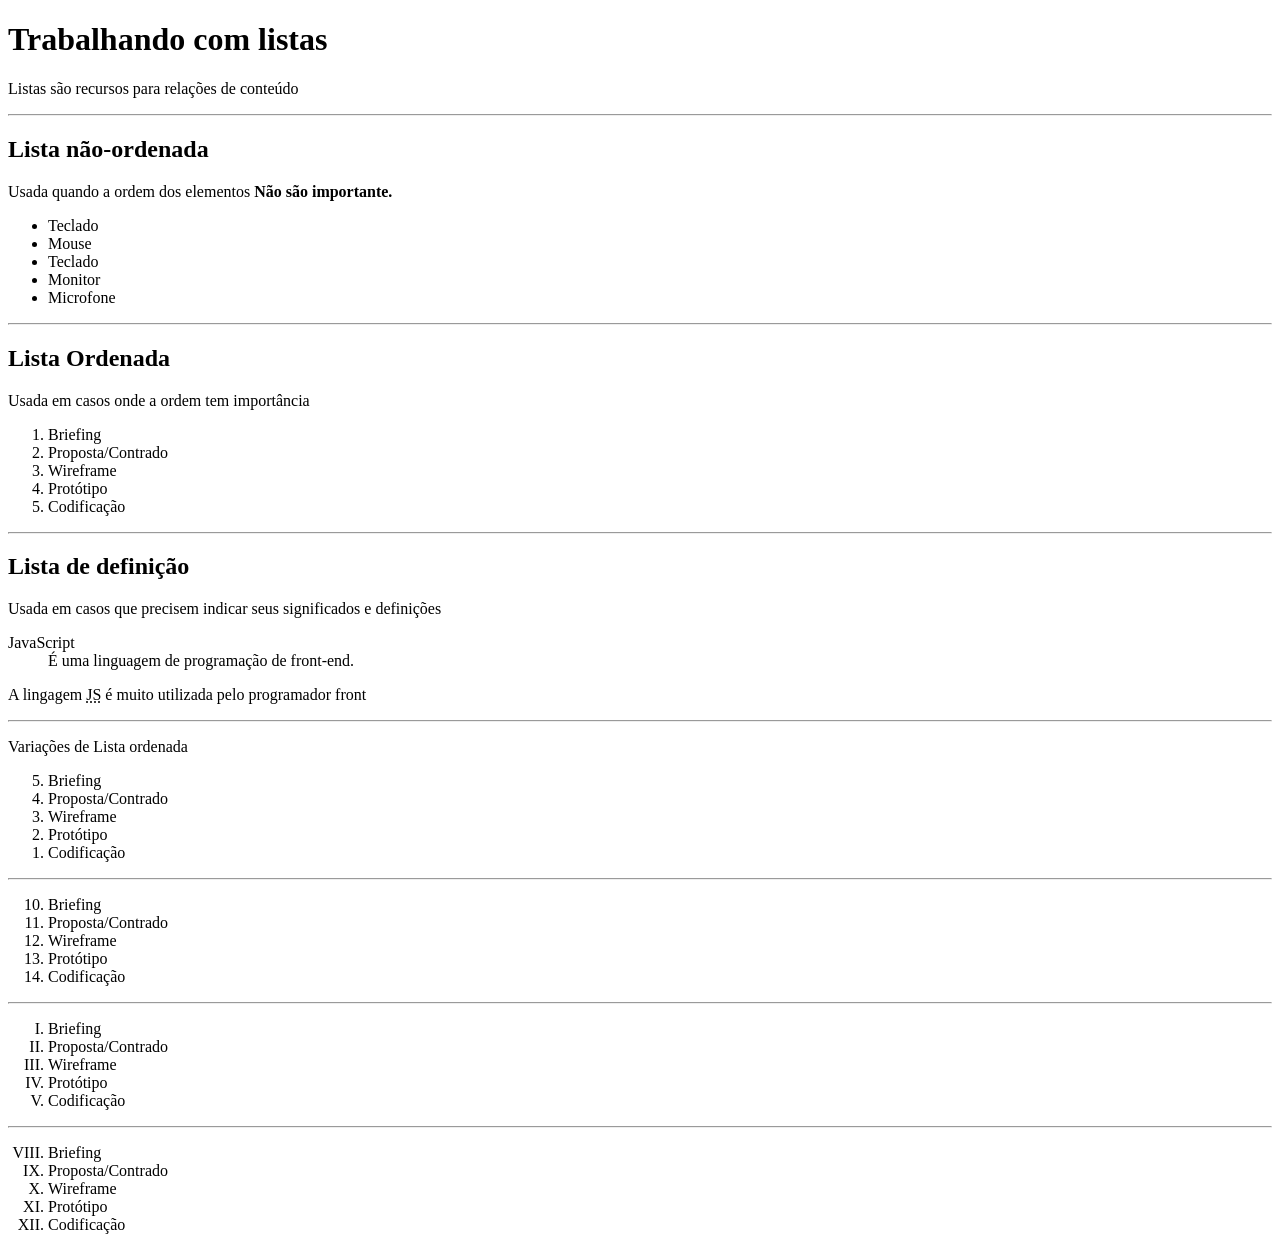
<file: HTML- aula1/lista.html>
<!DOCTYPE html>
<html lang="pt-br">
    <head>
        <meta charset="utf-8">
        <title>Listas</title>
        <link rel="icon" href="img/listaicone.webp">
    </head> 
    <body>
        <h1>Trabalhando com listas</h1>
        <p>Listas são recursos para relações de conteúdo</p>
<hr>
        <h2>Lista não-ordenada</h2>
        <p>Usada quando a ordem dos elementos  <strong>Não são importante.</strong></p>

<ul>
    <li>Teclado</li>
    <li>Mouse</li>
    <li>Teclado</li>
    <li>Monitor</li>
    <li>Microfone</li>
</ul>
<hr>
<h2>Lista Ordenada</h2>
<p>Usada em casos onde a ordem tem importância</p>

<ol>
    <li>Briefing</li>
    <li>Proposta/Contrado</li>
    <li>Wireframe</li>
    <li>Protótipo</li>
    <li>Codificação</li>
</ol>
<hr>
<h2>Lista de definição</h2>
<p>Usada em casos que precisem indicar seus significados e definições</p>
<dl>
    <dt>JavaScript</dt>
    <dd>É uma linguagem de programação de front-end.</dd>
</dl>
<p>A lingagem <abbr title="JavaScript">JS</abbr> é muito utilizada pelo programador front </p>
<hr>
<p>Variações de Lista ordenada</p>

<ol reversed>
    <li>Briefing</li>
    <li>Proposta/Contrado</li>
    <li>Wireframe</li>
    <li>Protótipo</li>
    <li>Codificação</li>
</ol>
<hr>
<ol start="10">
    <li>Briefing</li>
    <li>Proposta/Contrado</li>
    <li>Wireframe</li>
    <li>Protótipo</li>
    <li>Codificação</li>
</ol>
<hr>
<ol type="I">
    <li>Briefing</li>
    <li>Proposta/Contrado</li>
    <li>Wireframe</li>
    <li>Protótipo</li>
    <li>Codificação</li>
</ol>
<hr>
<ol type="I">
    <li value="8">Briefing</li>
    <li>Proposta/Contrado</li>
    <li>Wireframe</li>
    <li>Protótipo</li>
    <li>Codificação</li>
</ol>
    </body>


</html>
</file>
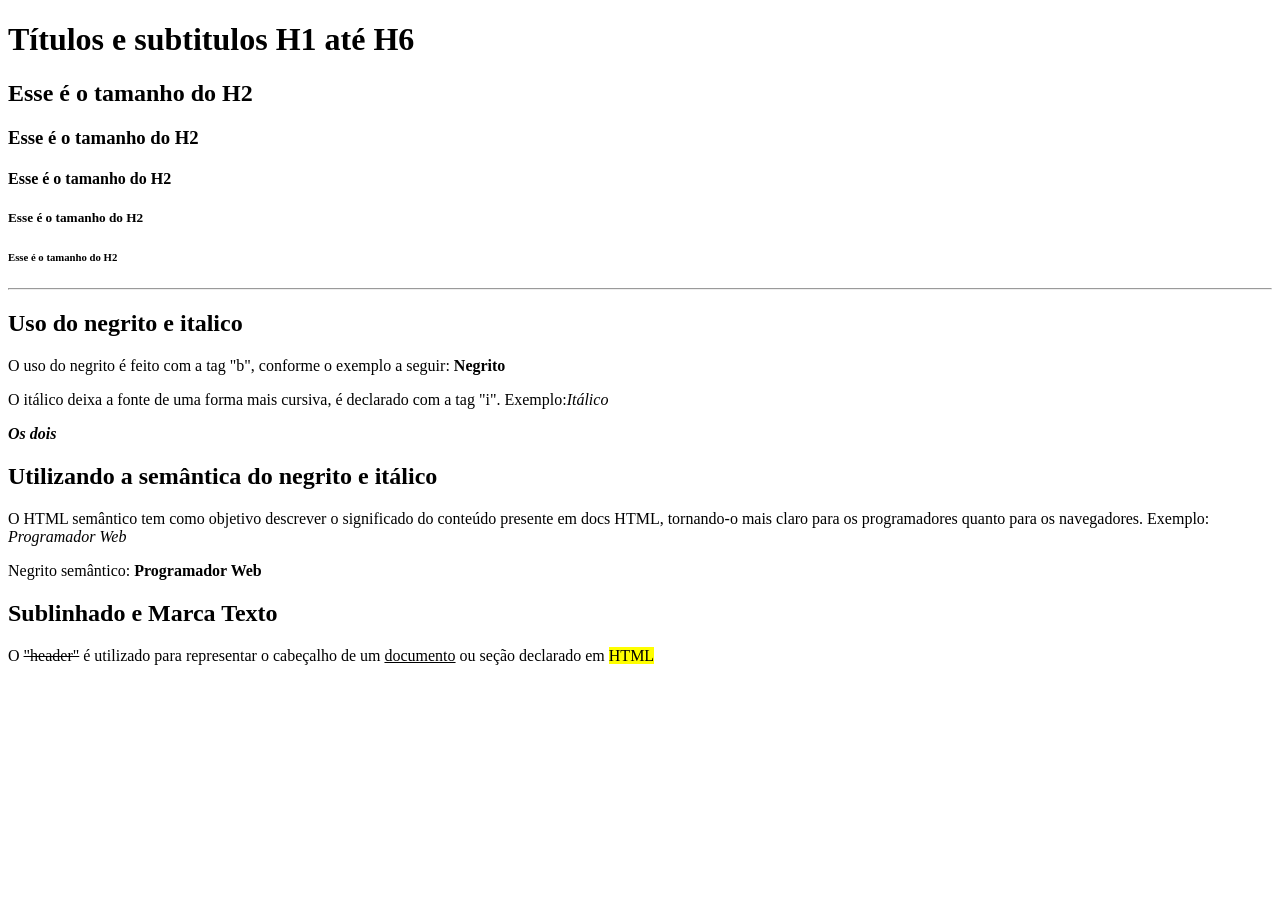
<file: HTML- aula1/tags_textuais.html>
<!DOCTYPE html>
<html lang="pt-br">
    
<head>
    <meta charset="utf-8">
    <title>Tags Textuais</title>

</head>
<body>
    <h1>Títulos e subtitulos H1 até H6</h1>
    <h2>Esse é o tamanho do H2</h2>
    <h3>Esse é o tamanho do H2</h3>
    <h4>Esse é o tamanho do H2</h4>
    <h5>Esse é o tamanho do H2</h5>
    <h6>Esse é o tamanho do H2</h6>
    <hr>
    <h2>Uso do negrito e italico</h2>
    <p>O uso do negrito é feito com a tag "b", conforme o exemplo a seguir: <b>Negrito</b></p>
    <p>O itálico deixa a fonte de uma forma mais cursiva, é declarado com a tag "i". Exemplo:<i>Itálico</i></p>
    <p><b><i>Os dois</i></b></p>
    <h2>Utilizando a semântica do negrito e itálico</h2>
    <p>O HTML semântico tem como objetivo descrever o significado  do conteúdo presente em docs HTML, tornando-o mais claro para os programadores quanto para os navegadores. Exemplo: <em>Programador Web</em></p>
    <p>Negrito semântico: <strong>Programador Web</strong></p>
    <!--Este é um comentário-->
    <h2>Sublinhado e Marca Texto</h2>
    <p>O <s>"header"</s> é utilizado para representar o cabeçalho de um <u>documento</u> ou seção declarado em <mark>HTML</mark></p>


</body>

</html>
</file>
<file: aula04-landingPage/style.css>
*{
    margin: 0;
    padding: 0;
    box-sizing: border-box;
}

/* Declaração das varáveis CSS (Custom Properties) */

:root{
    /* Cores da landing page */
    --cor-principal: #004ac6;
    --cor-principal-hover: #003AE8;
    --cor-fundo: #f8f9ff;
    --cor-branca: #FFFFFF;
    --cor-fundo-secundario: #eff4ff;
    --cor-azul-claro: #dce9ff;
    --cor-do-text: #0b1c30;
    --cor-text-suave: #434635;
    --cor-borda: #c3c6c7;

    /* Tipografia */

    --fonte-principal: 'Inter';

    /* Espaçamentos - Medida: rem */

    --espaco-xs: 0.5rem; /*8px*/
    --espaco-sm: 1rem; /*16px*/
    --espaco-md: 1.5rem; /*24px*/
    --espaco-lg: 2rem; /*32px*/
    --espaco-xl: 3rem; /*48px*/
    --espaco-xxl: 6rem; /*96px*/

    /* Bordas arredondadas */
    --raio-sm: 0.5rem;
    --raio-md: 0.75rem;
    --raio-lg: 1rem;



}

body {
    font-family: var(--fonte-principal);
    background-color: var(--cor-fundo);
    color: var(--cor-do-text);
    line-height: 1.6;

}
h2{
    font-size: clamp(1.75rem, 3rem, 3rem);
    font-weight: 700;
    line-height: 1.2;
    color: var(--cor-do-text);
    margin-top: var(--espaco-lg);
}

.navbar{
    /* Fixa o elemento na tela */
    position: fixed;
    top: 0;
    left: 0;
    width: 100%;
    z-index: 99999 ;  /*Posicionamento dos itens em camada FRENTE - SOBREPOSTO */
    backdrop-filter: blur(12px); /* Efeito de vidro opaco */
    border-bottom: 1px solid var(--cor-borda);
    
}

.navbar-inner {
    display: flex;
    justify-content: space-between;
    align-items: center;
    max-width: 1280px;
    margin: 0 auto; /* Centraliza o elemento horizontalmente */
    padding: var(--espaco-sm) var(--espaco-lg);


}

.navbar-logo {
    font-size: 1.25rem;
    font-weight: 800;
    color: var(--cor-principal);
    text-decoration: none;
    letter-spacing: -0.03rem;

}

.navbar-links {
    display: flex;
    list-style: none;
    gap: var(--espaco-lg);
}

.navbar-links a {
    text-decoration: none;
    color: var(--cor-text-suave);
    font-size: 0.9375rem;
    font-weight: 600;

}
/*Comportamento quando passa o mouse por cima*/
.navbar-links a:hover {
    color: var(--cor-principal);
}
.navbar-botoes {
    display: flex;
    align-items: center;
    gap: var(--espaco-sm);
}

.navbar-button {
    background-color: var(--cor-principal);
    border: none;
    color: var(--cor-branca);
    font-size: 0.9375rem;
    font-weight: 700;
    padding: 0.8rem 1.25rem;
    border-radius: var(--raio-md);
    cursor: pointer; /*Mãozinha aparecendo no botão*/
    transition: all 0.15s ease;



}
/*Dentro do hover só adicionamos o que será alterado*/
.navbar-button:hover{
    background-color: var(--cor-principal-hover);
    transform: scale(1.05);
}

.navbar-login-link{
    text-decoration:none;
    color:var(--cor-text-suave);
    font-weight: 550;
    font-size: 0.9375rem;

}

.navbar-login-link:hover{
    color:var(--cor-principal-hover)
}

.hero{
    /*vh= viewport height. 100vh = altura total da janela*/
    min-height: 100vh;
    display: flex;
    flex-direction: column;
    align-items: center;
    justify-content: center;
    padding: var(--espaco-lg) var(--espaco-xxl);
}
.hero-label{
    display: inline-block;
    /* background-color: #0049c659 ; */
    background-color: color-mix(in srgb, var(--cor-principal) 20%, transparent);
    border-radius: var(--raio-lg);
    text-transform: uppercase;
    color: var(--cor-principal);
    font-size: 0.75rem;
    font-weight: 700;
    letter-spacing: 0.12rem;
    padding: 0.375rem 1rem;
margin: var(--espaco-lg);
}
.hero-titulo {
    /* clamp(mínimo,ideal,máximo da fonte) siginifica:
    - Nunca menor que o "mínimo" - em telas pequenas
    - Tamanho ideal 
    - Nunca maior que "máximo" - em telas grades
    */
    font-size: clamp(2.5rem, 5.7rem, 4.5rem);
    font-weight: 800;
    line-height: 1.1;
    letter-spacing: -0.03rem;
    color: var(--cor-do-text);
    max-width: 56rem;
    text-align: center;
}
.hero-titulo span{
    color:var(--cor-principal) ;
}

.hero-subtitulo {
    font-size: clamp(1rem, 1.875rem, 1.25rem);
    color: var(--cor-text-suave);
    max-width: 42rem;
    line-height: 1.7;
    margin-bottom: var(--espaco-xl);
    text-align: center;
}
.hero-botoes{
    display:flex;
    gap: var(--espaco-sm);
    margin-bottom: var(--espaco-xxl);
}

.btn-funcionalidades{
        background-color: var(--cor-principal);
    border: none;
    color: var(--cor-branca);
    font-size: 1.07rem;
    font-weight: 700;
    padding: 1rem 2rem;
    border-radius: var(--raio-md);
    cursor: pointer; /*Mãozinha aparecendo no botão*/
    transition: all 0.15s ease;
}

.btn-funcionalidades:hover{    background-color: var(--cor-principal-hover);
    transform: scale(1.05);
}
.btn-saiba-mais{
        background-color: var(--cor-branca);
    border: none;
    outline: 2px solid var(--cor-principal);
    color: var(--cor-principal);
    font-size: 1.07rem;
    font-weight: 700;
    padding: 1rem 2rem;
    border-radius: var(--raio-md);
    cursor: pointer; /*Mãozinha aparecendo no botão*/
    transition: all 0.15s ease;
}
.btn-saiba-mais:hover{  
    transform: scale(1.05);
}

.hero-estatisticas{
    display: grid;
    grid-template-columns: repeat(3, 1fr);
    gap: var(--espaco-lg);
    width: 100%;
    max-width: 48rem;
    padding-top: var(--espaco-xl);
    border-top: 1px solid var(--cor-borda);


}

.hero-estatisticas-item{
    display:flex;
    flex-direction: column;
    align-items: center;
    gap: var(--espaco-xs);
    
}

.dados-numeros{
font-size: 2.25rem;
color: var(--cor-principal);
font-weight: 700;
line-height: 1;

}

.dados-descricao{
    font-size: 0.9375rem;
    color: var(--cor-text-suave);
    font-weight: 500;
}

.sobre{
    padding: var(--espaco-xxl) 0;
    
}

.sobre .container{
    display: grid;
    grid-template-columns: 1fr 1fr;
    /* 1f 1f -> Duas colunas de tamanhos iguais */
    gap: 4rem;
    align-items: center;
    max-width: 1280px;
    margin: 0 auto;
}
.sobre-texto span{
    text-transform: uppercase;
    color: var(--cor-principal);
    font-weight: 700;
    letter-spacing: 2px;
    margin-bottom: var(--espaco-lg);

}

.sobre-paragrafo{
    font-size: 1.0625rem;
    color: var(--cor-text-suave);
    line-height: 1.75;
    margin-bottom: var(--espaco-md);
}

.sobre-pilares{
    background-color: var(--cor-branca);
    border: 1px solid var(--cor-borda);
    border-radius: var(--raio-lg);
    padding: var(--espaco-xl);

}

.sobre-pilares-titulo{
    font-size: 1.375rem;
    font-weight: 700;
    color: var(--cor-do-text);
    margin-bottom: var(--espaco-lg);

}

.pilares-lista {
    list-style: none;
    display: flex;
    flex-direction: column;
    gap: var(--espaco-md);

}
.pilar{ 
    display: flex;
    align-items: start;
    gap: var(--espaco-sm)

}

.pilar-icone{
    background-color: color-mix(in srgb, var(--cor-principal) 10%, transparent);
    padding: var(--espaco-xs);
    border-radius: var(--raio-sm);
}

.pilar-titulo{
    display: block;
    font-weight: 600;
    color: var(--cor-do-text);
    margin-bottom: 2px;
}

.pilar-descicao{
    font-size: 0.875rem;
    color: var(--cor-text-suave);
    line-height: 1.5;
    
}


.solucoes{
    background-color: var(--cor-fundo-secundario);
    padding: var(--espaco-xxl) 0;

}

.solucoes .container{
    max-width: 1280px;
    margin: 0 auto;

}

.solucoes-header{
    text-align: center;
    margin-bottom: var(--espaco-xxl);
}

.solucoes-descricao{
    text-align: center;
    font-size: 1.0625rem;
    color: var(--cor-text-suave); 
    line-height: 1.75;
    margin: 0 auto;
    max-width: 38rem;
}

.cards-grid{
    display: grid;
    /*Auto-fill: o grid cria quantas colunas couberem */
    /*minmax(300,1fr): cada coluna tem no mínimo 300px e no máximo 1fr (distribui no espaço restante)*/
    grid-template-columns: repeat(auto-fill, minmax(400px,1fr));
    gap: var(--espaco-md);
}

.card{
    background-color: var(--cor-branca);
    border: 1px solid var(--cor-borda);
    border-radius: var(--raio-lg);
    padding: var(--espaco-xl);
    transition:transform 0.2s ease;

}

.card:hover{
    transform: translateY(-6px);
    box-shadow: 0 12px 40px #00000028;

}

.card-icone{
    font-size: 2rem;
    font-weight: 700;
    margin-bottom: var(--espaco-md);
}

.card-titulo{
    font-size: 1.25rem;
    font-weight: 700;
    color: var(--cor-do-text);
    margin-bottom: var(--espaco-xs);
}

.card-descricao{
    font-size: 0.9375rem;
    color: var(--cor-text-suave);
    line-height: 1.7;
}


/*EQUIPE******************/

.equipe{
    padding: var(--espaco-xxl) 0;
}

.container-equipe{
    max-width: 1280px;
    width: 100%;
    margin: 0 auto;
    text-align: center;
    
}

.dados-equipe{
    display: flex;
    flex-wrap: wrap;
    justify-content: center;
    gap: var(--espaco-xl);
    margin-top: var(--espaco-xxl);
}
.membro-equipe{
    width: 100%;
    max-width: 220px;
    display: flex;
    flex-direction: column;
    align-items: center;
    justify-content: center;

}
.avatar{
    width: 112px;
    height: 112px;
    display: flex;  
    justify-content: center;
    align-items: center;
    font-size: 1.75rem;
    font-weight: 700;
    border-radius: 50%;
    margin-bottom: var(--espaco-md);
}

.avatar:hover{
    transform: scale(1.2);
    transition: ease 0.3s;

}

.membro-cargo{
    font-size: 0.875rem;
    color: var(--cor-principal);
    font-weight: 600;
    margin-bottom: var(--espaco-sm);
}

.membro-descricao{
    font-size: 0.875rem;
    color: var(--cor-text-suave);
    line-height: 1.5;
    text-align: center;
}

.contato {
    background: var(--cor-fundo-secundario);
    padding: 80px 20px;
    display: flex;
    justify-content: center;
}
 
.contato__container {
    display: grid;
    grid-template-columns: 1fr 1fr;
    gap: 40px;
    max-width: 1100px;
    width: 100%;
}
 
/* LADO ESQUERDO */
.contato__info {
    background: #1554c0;
    color: white;
    padding: 40px;
    border-radius: 12px;
}
 
.contato__info h2 {
    font-size: 1.75rem;
    color: white;
    margin-bottom: 15px;
}
 
.contato__lista {
    margin: 20px 0;
    list-style: none;
}
 
.contato__lista li {
    margin-bottom: 10px;
}
 
.contato__rodape {
    margin-top: 30px;
    font-size: 14px;
}
 
/* FORMULÁRIO */
.contato__form {
    background: #fff;
    padding: 40px;
    border-radius: 12px;
    border: 1px solid #ddd;
}
 
.form__linha {
    display: flex;
    gap: 20px;
    text-transform: uppercase;
    align-items: start;
    font-weight: bold;
}
 
.form__campo {
    display: flex;
    flex-direction: column;
    width: 100;
    margin-bottom: 20px;
    text-transform: uppercase;
font-weight: 600;
    
}
 
.form__campo label {
    font-size: 12px;
    margin-bottom: 5px;
    color: var(--cor-text-suave);
}
 
.form__campo input,
.form__campo textarea {
    border: none;
    border-bottom: 1px solid #ccc;
    padding: 10px 5px;
    outline: none;
}
 
textarea {
    resize: none;
}
 
.btn-enviar {
    width: 100%;
    background: #1554c0;
    color: white;
    border: none;
    padding: 15px;
    border-radius: 8px;
    cursor: pointer;
    font-weight: 700;
}
 
.btn-enviar:hover {
    background: #0f3f94;
    transform: scale(1.04);
    transition: 0.3s ease;
}

/* footer*/

.footer {
    background-color: #111827;
    color: #9ca3af;
    padding: var(--espaco-xl) 0;
}
 
.footer-inner {
    max-width: 1280px;
    margin: 0 auto;
    padding: 0 var(--espaco-lg);
    display: flex;
    flex-wrap: wrap;
    justify-content: space-between;
    align-items: center;
    gap: var(--espaco-md);
}
 
.logo-footer {
    font-size: 1.375rem;
    font-weight: 800;
    color: #fff;
    letter-spacing: -0.03em;
}
 
.nav-footer {
    display: flex;
    flex-wrap: wrap;
    gap: var(--espaco-lg);

}
 
.footer-copy {
    font-size: 0.75rem;
    opacity: 0.7;
}
.nav-footer a {
    color: #9ca3af;
    text-decoration: none; 
}

.nav-footer a:hover {
    color: #fff; 
}
</file>
<file: aula03/style/style.css>
*{
    margin: 0;
    padding: 0;
    box-sizing: border-box;
}
body{
    background: #6977E0;
background: linear-gradient(90deg, rgba(105, 119, 224, 1) 56%, rgba(116, 82, 172, 1) 100%);
height: 100vh;
display: flex;
justify-content: center;
align-items: center;
font-family: 'Segoe UI', Tahoma, Geneva, Verdana, sans-serif;
}
main{
    display: flex;
    gap: 20px;
    flex-direction: column;
    align-items: center;
    background-color: #ffffff;
    max-width: 400px;
    padding: 40px;
    border-radius: 20px;
    box-shadow: 0px 0px 30px 20px #00000046;
    /* 
    box-shadow
    
    1- Offset-x -> Deslocamento eixo X (horizontal)

    2- Offset-y -> Deslocamento eixo Y (vertical)

    3- Blur -> Desfoque da sombra

    4- Spread -> Expansão da sombra

    5- Color -> cor da sombra

    */
}
.perfil{
    display: flex;
    justify-content: center;
    align-items: center;
    border-radius: 50%;


    background-color: #6977E0;
    width: 120px;
    height: 120px;
    outline: 2px solid rgb(255, 255, 255);
    outline-offset: -5px;
}
header{
    display: flex;
    flex-direction: column;
    align-items: center;
    gap: 15px;
}

article {
    display: flex;
    flex-direction: column;
    align-items: center;
    gap: 8px;

}

h1{
    font-weight: 500;
    font-size: 40px;
    color: #ffffff;
}

h3{
    color:#6977E0;
    font-weight: 400;
}

p {
    text-align: center;
    line-height: 1.7;
    color: #555;

}

h4{
font-size: 22px;
font-weight: 500;

}

ul {
    display: flex;
    gap: 10px;

}
ul li{
    list-style: none;
    background-color: #f7fafc;
    outline: 2px solid #e2e8f0;
    border-radius: 20px;
    padding: 2px 8px;
    color:#6977E0
}

button {
    font-weight: 600;
    appearance: none;
    cursor: pointer;
    border: none;
    border-radius: 20px;
    padding: 8px 25px;
    color: #ffffff;
    background: linear-gradient(90deg, rgba(105, 119, 224, 1) 56%, rgba(116, 82, 172, 1) 100%); ;
    transition: background 1s ease;
    box-shadow: 0px 0px 20px 10px #6977e063;


}
button:hover {
    
    background:#6977E0;
   
}
</file>
